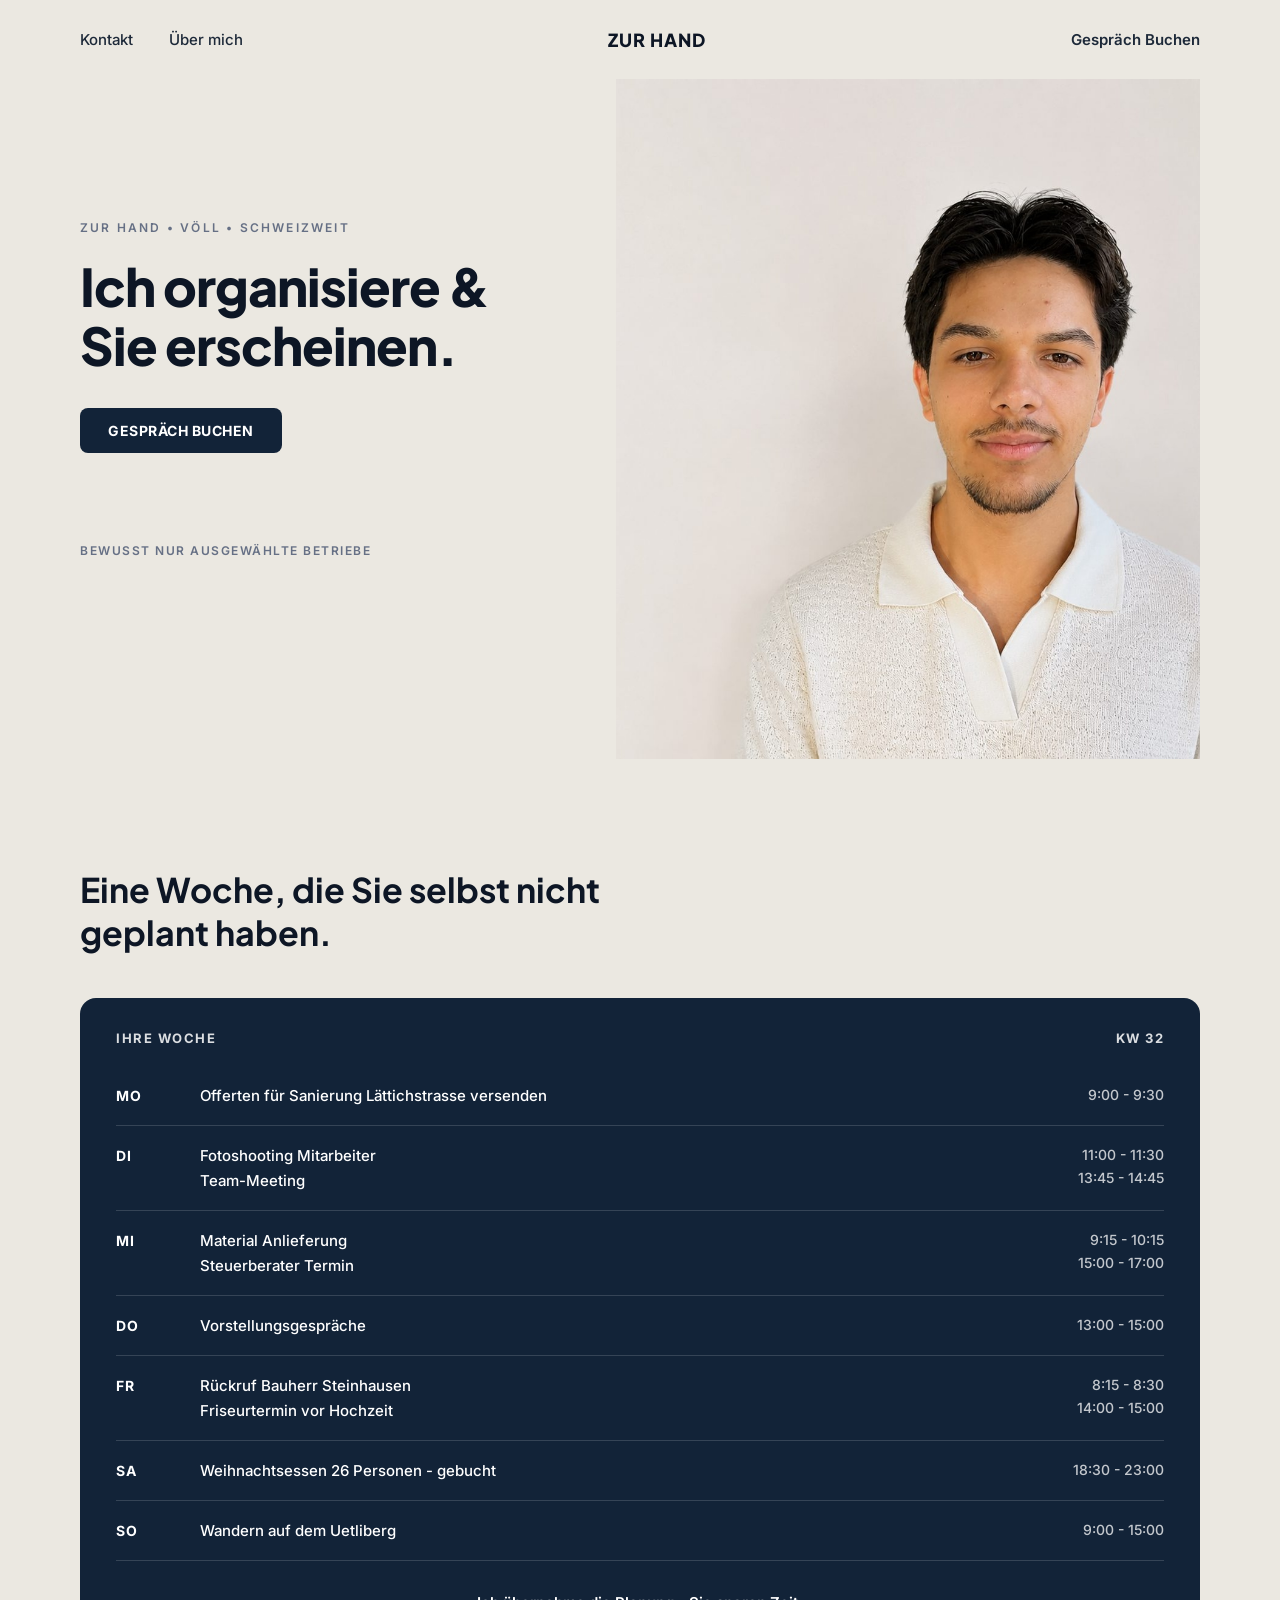
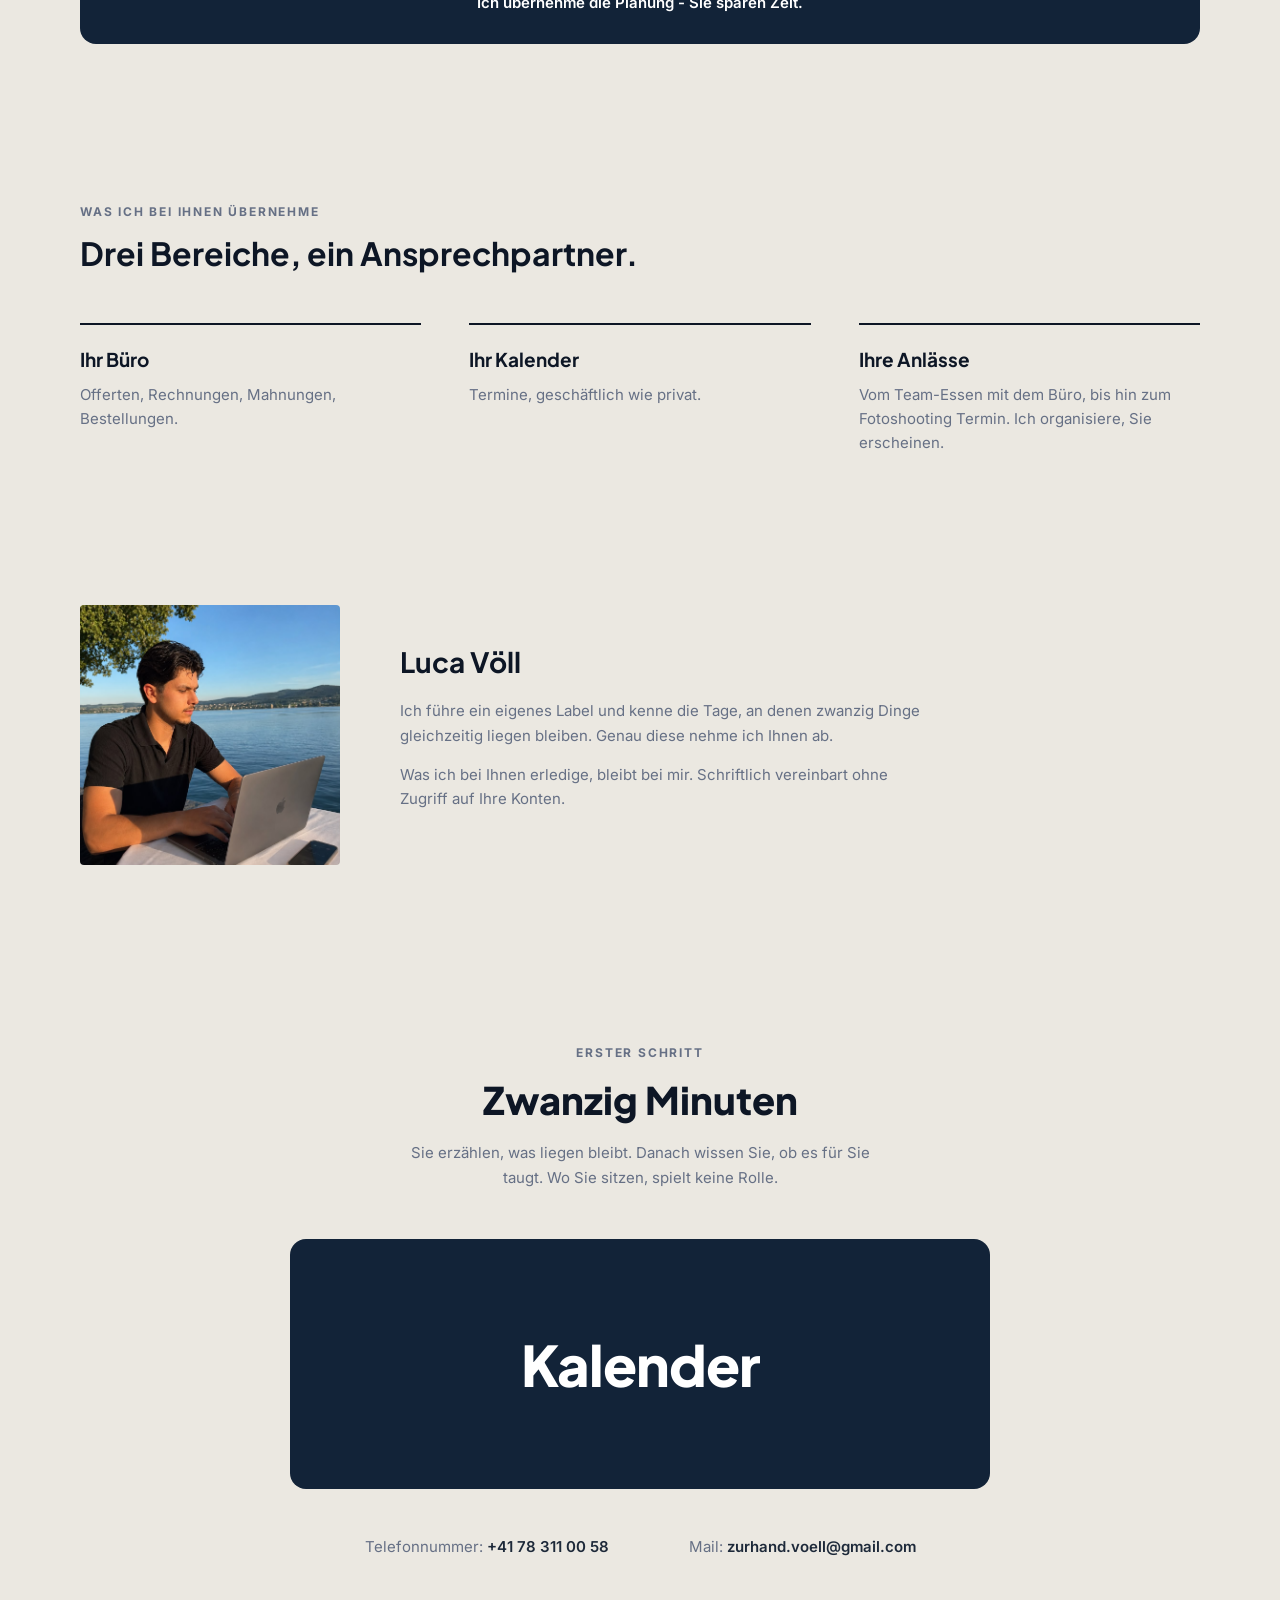
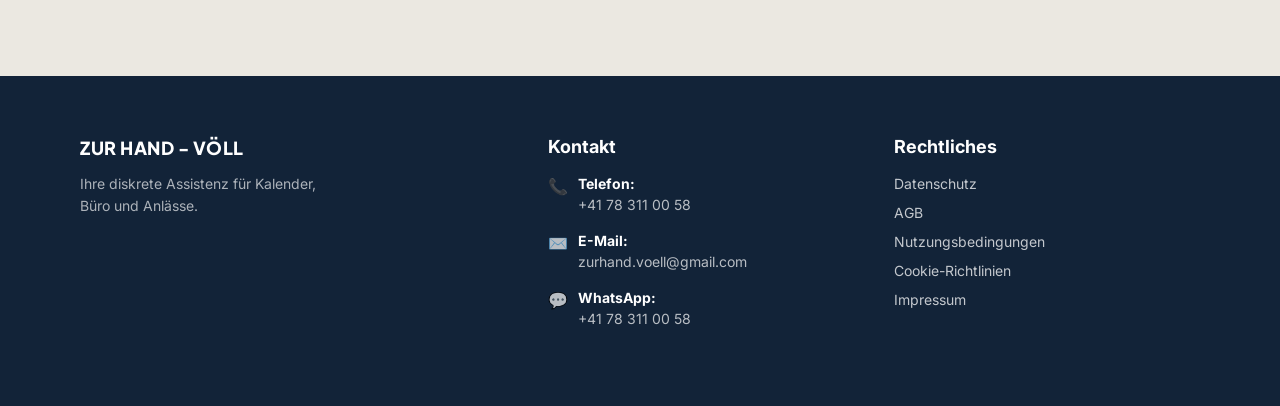
<file: index.html>
<!DOCTYPE html>
<html lang="de">
<head>
<meta charset="UTF-8">
<meta name="viewport" content="width=device-width, initial-scale=1.0">
<title>Zur Hand - Völl | Ihre diskrete Assistenz</title>
<link rel="preconnect" href="https://fonts.googleapis.com">
<link rel="preconnect" href="https://fonts.gstatic.com" crossorigin>
<link href="https://fonts.googleapis.com/css2?family=Plus+Jakarta+Sans:wght@400;500;600;700;800&family=Inter:wght@400;500;600&display=swap" rel="stylesheet">
<style>
  :root{
    --bg: #EBE8E1;
    --navy: #122338;
    --navy-dark: #0D1625;
    --text-dark: #1D2939;
    --text-muted: #667085;
    --white: #FFFFFF;
  }

  *{ margin:0; padding:0; box-sizing:border-box; }

  html{ scroll-behavior:smooth; }

  body{
    font-family:'Inter', 'Plus Jakarta Sans', sans-serif;
    background:var(--bg);
    color:var(--text-dark);
    -webkit-font-smoothing:antialiased;
  }

  .wrap{
    max-width:1200px;
    margin:0 auto;
    padding:0 40px;
  }

  a{ text-decoration:none; color:inherit; }

  /* ---------- HEADER ---------- */
  header{
    background:transparent;
    padding:28px 0;
    position:relative;
    z-index:5;
  }

  .header-inner{
    display:flex;
    align-items:center;
    justify-content:space-between;
  }

  .nav-left{
    display:flex;
    align-items:center;
    gap:36px;
  }

  .nav-left a{
    font-size:15px;
    font-weight:500;
    color:var(--text-dark);
    transition:opacity .2s ease;
  }
  .nav-left a:hover{ opacity:.65; }

  .logo{
    font-family:'Plus Jakarta Sans', sans-serif;
    font-weight:800;
    font-size:18px;
    letter-spacing:1px;
    color:var(--navy-dark);
  }

  .nav-cta{
    font-size:15px;
    font-weight:600;
    color:var(--text-dark);
    white-space:nowrap;
  }
  .nav-cta:hover{ opacity:.7; }

  /* ---------- HERO ---------- */
  .hero-section{
    background:var(--bg);
    position:relative;
    overflow:hidden;
    padding-top:0;
  }

  .hero-inner{
    max-width:1200px;
    margin:0 auto;
    padding:0 40px;
    display:grid;
    grid-template-columns:0.85fr 1fr;
    align-items:stretch;
    min-height:680px;
    position:relative;
    column-gap:40px;
  }

  .hero-text{
    display:flex;
    flex-direction:column;
    justify-content:center;
    padding-bottom:60px;
    position:relative;
    z-index:3;
  }

  .eyebrow{
    font-size:12px;
    font-weight:600;
    letter-spacing:2.2px;
    text-transform:uppercase;
    color:var(--text-muted);
    margin-bottom:22px;
  }

  .hero-headline{
    font-family:'Plus Jakarta Sans', sans-serif;
    font-weight:800;
    font-size:52px;
    line-height:1.12;
    letter-spacing:-1px;
    color:var(--navy-dark);
    margin-bottom:34px;
    max-width:480px;
  }

  .btn-primary{
    display:inline-block;
    background:var(--navy);
    color:var(--white);
    font-size:14px;
    font-weight:700;
    letter-spacing:.5px;
    text-transform:uppercase;
    padding:14px 28px;
    border-radius:8px;
    border:none;
    cursor:pointer;
    transition:transform .2s ease, background .2s ease;
    width:fit-content;
  }
  .btn-primary:hover{ background:#0D1A2B; transform:translateY(-1px); }

  .hero-subline{
    font-size:12px;
    font-weight:600;
    letter-spacing:1.5px;
    text-transform:uppercase;
    color:var(--text-muted);
    margin-top:90px;
  }

  .hero-image-col{
    position:relative;
    height:100%;
  }

  .hero-image-col img{
    display:block;
    width:100%;
    height:100%;
    object-fit:cover;
    object-position:85% top;
  }

  /* ---------- CALENDAR SECTION ---------- */
  .calendar-section{
    padding:110px 0 100px;
  }

  .calendar-headline{
    font-family:'Plus Jakarta Sans', sans-serif;
    font-weight:700;
    font-size:34px;
    line-height:1.25;
    color:var(--navy-dark);
    max-width:520px;
    margin-bottom:44px;
  }

  .calendar-card{
    background:var(--navy);
    border-radius:16px;
    padding:32px 36px;
    color:var(--white);
  }

  .calendar-card-header{
    display:flex;
    justify-content:space-between;
    align-items:center;
    padding-bottom:20px;
    font-size:13px;
    font-weight:700;
    letter-spacing:1.5px;
    text-transform:uppercase;
    color:rgba(255,255,255,.85);
  }

  .day-row{
    display:grid;
    grid-template-columns:60px 1fr auto;
    gap:24px;
    align-items:start;
    padding:20px 0;
    border-bottom:1px solid rgba(255,255,255,.15);
  }

  .day-row:last-of-type{
    border-bottom:none;
  }

  .day-label{
    font-weight:700;
    font-size:14px;
    letter-spacing:.5px;
    padding-top:1px;
  }

  .day-tasks{
    display:flex;
    flex-direction:column;
    gap:6px;
    font-size:15px;
    font-weight:500;
  }

  .day-times{
    display:flex;
    flex-direction:column;
    gap:6px;
    font-size:14px;
    font-weight:500;
    color:rgba(255,255,255,.75);
    text-align:right;
    white-space:nowrap;
  }

  .calendar-footer{
    margin-top:8px;
    padding-top:24px;
    text-align:center;
    font-size:15px;
    font-weight:600;
  }

  /* ---------- THREE COLUMNS SECTION ---------- */
  .three-col-section{
    padding:60px 0 110px;
  }

  .section-eyebrow{
    font-size:12px;
    font-weight:700;
    letter-spacing:1.8px;
    text-transform:uppercase;
    color:var(--text-muted);
    margin-bottom:14px;
  }

  .section-headline{
    font-family:'Plus Jakarta Sans', sans-serif;
    font-weight:700;
    font-size:32px;
    color:var(--navy-dark);
    margin-bottom:50px;
  }

  .three-col-grid{
    display:grid;
    grid-template-columns:repeat(3, 1fr);
    gap:48px;
  }

  .col-item{
    border-top:2px solid var(--navy-dark);
    padding-top:22px;
  }

  .col-item h3{
    font-family:'Plus Jakarta Sans', sans-serif;
    font-weight:700;
    font-size:19px;
    color:var(--navy-dark);
    margin-bottom:12px;
  }

  .col-item p{
    font-size:15px;
    line-height:1.6;
    color:var(--text-muted);
  }

  /* ---------- ABOUT SECTION ---------- */
  .about-section{
    padding:40px 0 120px;
  }

  .about-inner{
    display:flex;
    align-items:center;
    gap:60px;
  }

  .about-image{
    flex:0 0 260px;
    width:260px;
    height:260px;
    border-radius:4px;
    overflow:hidden;
  }

  .about-image img{
    width:100%;
    height:100%;
    object-fit:cover;
  }

  .about-text h2{
    font-family:'Plus Jakarta Sans', sans-serif;
    font-weight:700;
    font-size:28px;
    color:var(--navy-dark);
    margin-bottom:20px;
  }

  .about-text p{
    font-size:15px;
    line-height:1.65;
    color:var(--text-muted);
    max-width:520px;
    margin-bottom:14px;
  }

  /* ---------- CTA SECTION ---------- */
  .cta-section{
    padding:60px 0 120px;
    text-align:center;
  }

  .cta-eyebrow{
    font-size:12px;
    font-weight:700;
    letter-spacing:1.8px;
    text-transform:uppercase;
    color:var(--text-muted);
    margin-bottom:16px;
  }

  .cta-headline{
    font-family:'Plus Jakarta Sans', sans-serif;
    font-weight:800;
    font-size:38px;
    color:var(--navy-dark);
    margin-bottom:18px;
  }

  .cta-subtext{
    font-size:15px;
    line-height:1.65;
    color:var(--text-muted);
    max-width:480px;
    margin:0 auto 48px;
  }

  .cta-box{
    background:var(--navy);
    border-radius:16px;
    padding:90px 40px;
    max-width:700px;
    margin:0 auto 48px;
    display:flex;
    align-items:center;
    justify-content:center;
    transition:transform .2s ease;
    cursor:pointer;
  }
  .cta-box:hover{ transform:translateY(-2px); }

  .cta-box span{
    font-family:'Plus Jakarta Sans', sans-serif;
    font-weight:800;
    font-size:56px;
    color:var(--white);
    letter-spacing:-1px;
  }

  .cta-contacts{
    display:flex;
    justify-content:center;
    gap:80px;
    font-size:15px;
    font-weight:600;
    color:var(--text-dark);
  }

  .cta-contacts span{
    font-weight:400;
    color:var(--text-muted);
  }

  /* ---------- FOOTER ---------- */
  footer{
    background:var(--navy);
    color:var(--white);
    padding:60px 0;
  }

  .footer-grid{
    display:grid;
    grid-template-columns:1.4fr 1fr 1fr;
    gap:40px;
  }

  .footer-col h4{
    font-family:'Plus Jakarta Sans', sans-serif;
    font-weight:800;
    font-size:18px;
    letter-spacing:.5px;
    margin-bottom:14px;
  }

  .footer-col h5{
    font-size:18px;
    font-weight:700;
    margin-bottom:18px;
  }

  .footer-col p{
    font-size:14px;
    line-height:1.6;
    color:rgba(255,255,255,.65);
    max-width:260px;
  }

  .footer-contact-item{
    display:flex;
    align-items:flex-start;
    gap:10px;
    margin-bottom:18px;
  }

  .footer-contact-item .icon{
    font-size:16px;
    line-height:1.4;
  }

  .footer-contact-item strong{
    display:block;
    font-size:14px;
    font-weight:700;
    margin-bottom:2px;
  }

  .footer-contact-item span{
    font-size:14px;
    color:rgba(255,255,255,.7);
  }

  .footer-links{
    display:flex;
    flex-direction:column;
    gap:12px;
  }

  .footer-links a{
    font-size:14px;
    color:rgba(255,255,255,.75);
    transition:color .2s ease;
  }
  .footer-links a:hover{ color:var(--white); }

  /* ---------- RESPONSIVE ---------- */
  @media (max-width: 900px){
    .wrap, .hero-inner{ padding:0 24px; }
    .hero-inner{ grid-template-columns:1fr; min-height:auto; }
    .hero-image-col{
      position:relative;
      height:360px;
      order:-1;
      margin-top:20px;
    }
    .hero-image-col img{
      height:100%;
    }
    .hero-text{ padding-bottom:36px; padding-top:24px; }
    .hero-headline{ font-size:38px; max-width:100%; }
    .hero-subline{ margin-top:38px; }
    .nav-left{ gap:18px; }
    .nav-left a, .nav-cta{ font-size:13px; }
    .three-col-grid{ grid-template-columns:1fr; gap:36px; }
    .about-inner{ flex-direction:column; align-items:flex-start; }
    .about-image{ width:100%; flex-basis:auto; height:260px; }
    .footer-grid{ grid-template-columns:1fr; gap:36px; }
    .day-row{ grid-template-columns:44px 1fr; }
    .day-times{ text-align:left; grid-column:2; }
    .cta-contacts{ flex-direction:column; gap:14px; align-items:center; }
    .cta-box{ padding:60px 24px; }
    .cta-box span{ font-size:40px; }
  }
</style>
</head>
<body>

  <header>
    <div class="wrap header-inner">
      <div class="nav-left">
        <a href="#kontakt">Kontakt</a>
        <a href="#ueber-mich">Über mich</a>
      </div>
      <div class="logo">ZUR HAND</div>
      <a href="#buchen" class="nav-cta">Gespräch Buchen</a>
    </div>
  </header>

  <section class="hero-section">
    <div class="hero-inner">
      <div class="hero-text">
        <div class="eyebrow">ZUR HAND • VÖLL • SCHWEIZWEIT</div>
        <h1 class="hero-headline">Ich organisiere &amp; Sie erscheinen.</h1>
        <a href="#buchen" class="btn-primary">GESPRÄCH BUCHEN</a>
        <div class="hero-subline">BEWUSST NUR AUSGEWÄHLTE BETRIEBE</div>
      </div>
      <div class="hero-image-col">
        <img src="images/hero-portrait.jpg" alt="Luca Völl">
      </div>
    </div>
  </section>

  <section class="calendar-section">
    <div class="wrap">
      <h2 class="calendar-headline">Eine Woche, die Sie selbst nicht geplant haben.</h2>

      <div class="calendar-card">
        <div class="calendar-card-header">
          <span>IHRE WOCHE</span>
          <span>KW 32</span>
        </div>

        <div class="day-row">
          <div class="day-label">MO</div>
          <div class="day-tasks">
            <div>Offerten für Sanierung Lättichstrasse versenden</div>
          </div>
          <div class="day-times">
            <div>9:00 - 9:30</div>
          </div>
        </div>

        <div class="day-row">
          <div class="day-label">DI</div>
          <div class="day-tasks">
            <div>Fotoshooting Mitarbeiter</div>
            <div>Team-Meeting</div>
          </div>
          <div class="day-times">
            <div>11:00 - 11:30</div>
            <div>13:45 - 14:45</div>
          </div>
        </div>

        <div class="day-row">
          <div class="day-label">MI</div>
          <div class="day-tasks">
            <div>Material Anlieferung</div>
            <div>Steuerberater Termin</div>
          </div>
          <div class="day-times">
            <div>9:15 - 10:15</div>
            <div>15:00 - 17:00</div>
          </div>
        </div>

        <div class="day-row">
          <div class="day-label">DO</div>
          <div class="day-tasks">
            <div>Vorstellungsgespräche</div>
          </div>
          <div class="day-times">
            <div>13:00 - 15:00</div>
          </div>
        </div>

        <div class="day-row">
          <div class="day-label">FR</div>
          <div class="day-tasks">
            <div>Rückruf Bauherr Steinhausen</div>
            <div>Friseurtermin vor Hochzeit</div>
          </div>
          <div class="day-times">
            <div>8:15 - 8:30</div>
            <div>14:00 - 15:00</div>
          </div>
        </div>

        <div class="day-row">
          <div class="day-label">SA</div>
          <div class="day-tasks">
            <div>Weihnachtsessen 26 Personen - gebucht</div>
          </div>
          <div class="day-times">
            <div>18:30 - 23:00</div>
          </div>
        </div>

        <div class="day-row">
          <div class="day-label">SO</div>
          <div class="day-tasks">
            <div>Wandern auf dem Uetliberg</div>
          </div>
          <div class="day-times">
            <div>9:00 - 15:00</div>
          </div>
        </div>

        <div class="calendar-footer">
          Ich übernehme die Planung - Sie sparen Zeit.
        </div>
      </div>
    </div>
  </section>

  <!-- THREE AREAS SECTION -->
  <section class="three-col-section">
    <div class="wrap">
      <div class="section-eyebrow">WAS ICH BEI IHNEN ÜBERNEHME</div>
      <h2 class="section-headline">Drei Bereiche, ein Ansprechpartner.</h2>

      <div class="three-col-grid">
        <div class="col-item">
          <h3>Ihr Büro</h3>
          <p>Offerten, Rechnungen, Mahnungen, Bestellungen.</p>
        </div>
        <div class="col-item">
          <h3>Ihr Kalender</h3>
          <p>Termine, geschäftlich wie privat.</p>
        </div>
        <div class="col-item">
          <h3>Ihre Anlässe</h3>
          <p>Vom Team-Essen mit dem Büro, bis hin zum Fotoshooting Termin. Ich organisiere, Sie erscheinen.</p>
        </div>
      </div>
    </div>
  </section>

  <!-- ABOUT SECTION -->
  <section class="about-section" id="ueber-mich">
    <div class="wrap about-inner">
      <div class="about-image">
        <img src="images/luca-see.jpeg" alt="Luca Völl am Laptop am See">
      </div>
      <div class="about-text">
        <h2>Luca Völl</h2>
        <p>Ich führe ein eigenes Label und kenne die Tage, an denen zwanzig Dinge gleichzeitig liegen bleiben. Genau diese nehme ich Ihnen ab.</p>
        <p>Was ich bei Ihnen erledige, bleibt bei mir. Schriftlich vereinbart ohne Zugriff auf Ihre Konten.</p>
      </div>
    </div>
  </section>

  <!-- CTA SECTION -->
  <section class="cta-section" id="buchen">
    <div class="wrap">
      <div class="cta-eyebrow">ERSTER SCHRITT</div>
      <h2 class="cta-headline">Zwanzig Minuten</h2>
      <p class="cta-subtext">Sie erzählen, was liegen bleibt. Danach wissen Sie, ob es für Sie taugt. Wo Sie sitzen, spielt keine Rolle.</p>

      <div class="cta-box">
        <span>Kalender</span>
      </div>

      <div class="cta-contacts">
        <div><span>Telefonnummer:</span> +41 78 311 00 58</div>
        <div><span>Mail:</span> zurhand.voell@gmail.com</div>
      </div>
    </div>
  </section>

  <!-- FOOTER -->
  <footer id="kontakt">
    <div class="wrap footer-grid">
      <div class="footer-col">
        <h4>ZUR HAND - VÖLL</h4>
        <p>Ihre diskrete Assistenz für Kalender, Büro und Anlässe.</p>
      </div>

      <div class="footer-col">
        <h5>Kontakt</h5>
        <div class="footer-contact-item">
          <span class="icon">📞</span>
          <div>
            <strong>Telefon:</strong>
            <span>+41 78 311 00 58</span>
          </div>
        </div>
        <div class="footer-contact-item">
          <span class="icon">✉️</span>
          <div>
            <strong>E-Mail:</strong>
            <span>zurhand.voell@gmail.com</span>
          </div>
        </div>
        <div class="footer-contact-item">
          <span class="icon">💬</span>
          <div>
            <strong>WhatsApp:</strong>
            <span>+41 78 311 00 58</span>
          </div>
        </div>
      </div>

      <div class="footer-col">
        <h5>Rechtliches</h5>
        <div class="footer-links">
          <a href="#">Datenschutz</a>
          <a href="#">AGB</a>
          <a href="#">Nutzungsbedingungen</a>
          <a href="#">Cookie-Richtlinien</a>
          <a href="#">Impressum</a>
        </div>
      </div>
    </div>
  </footer>

</body>
</html>
</file>
